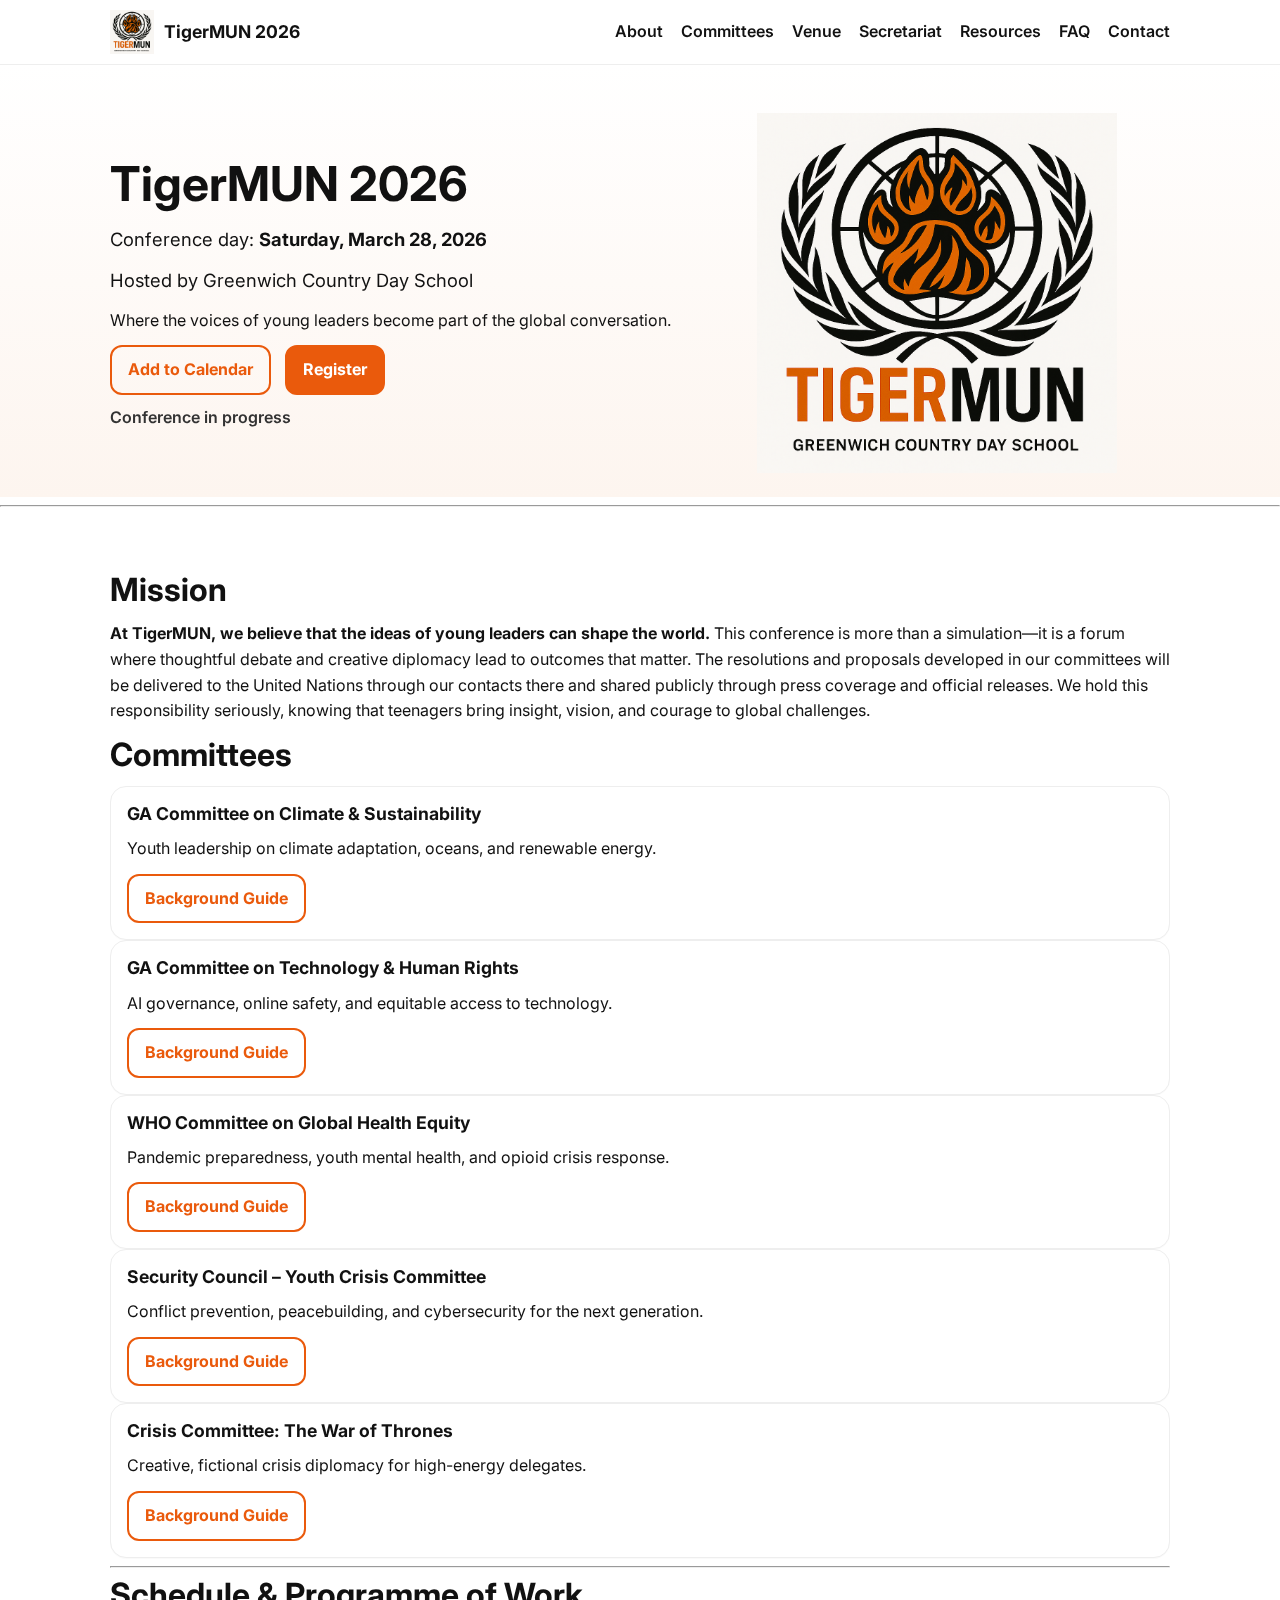
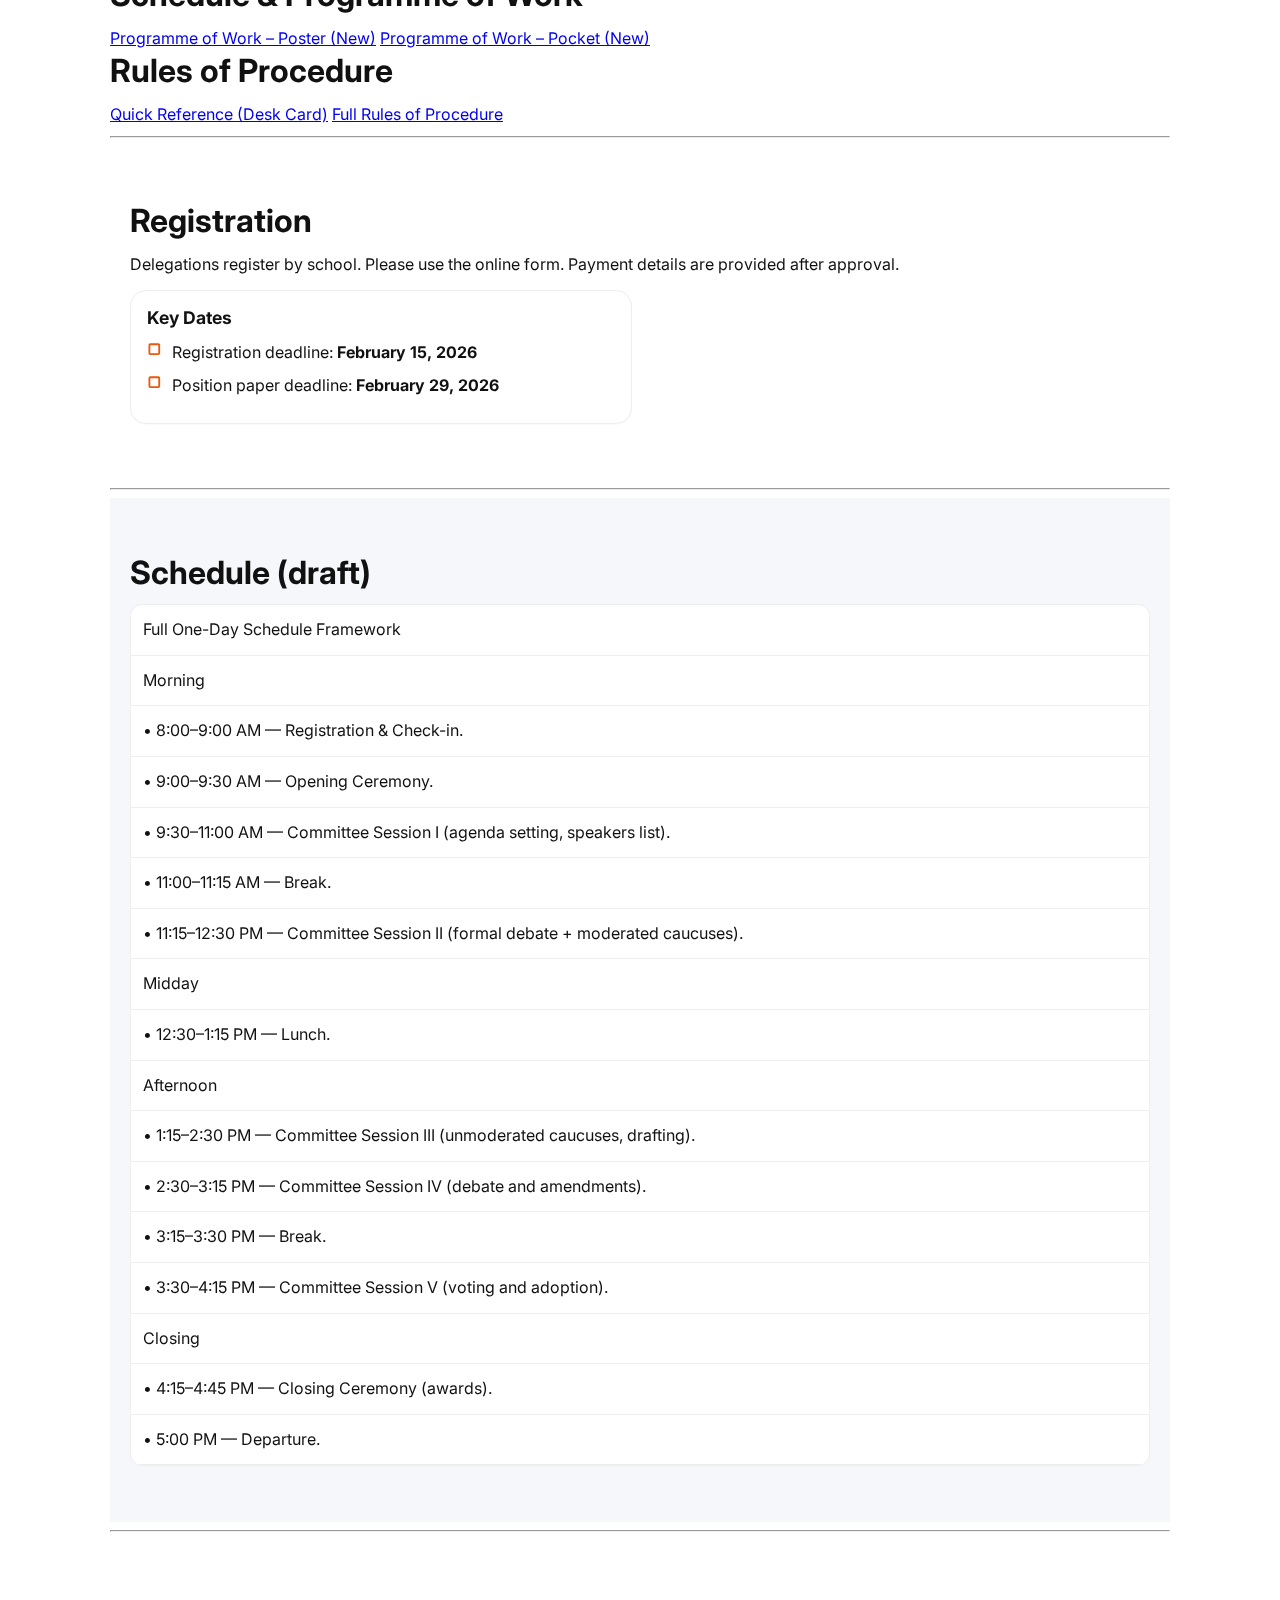
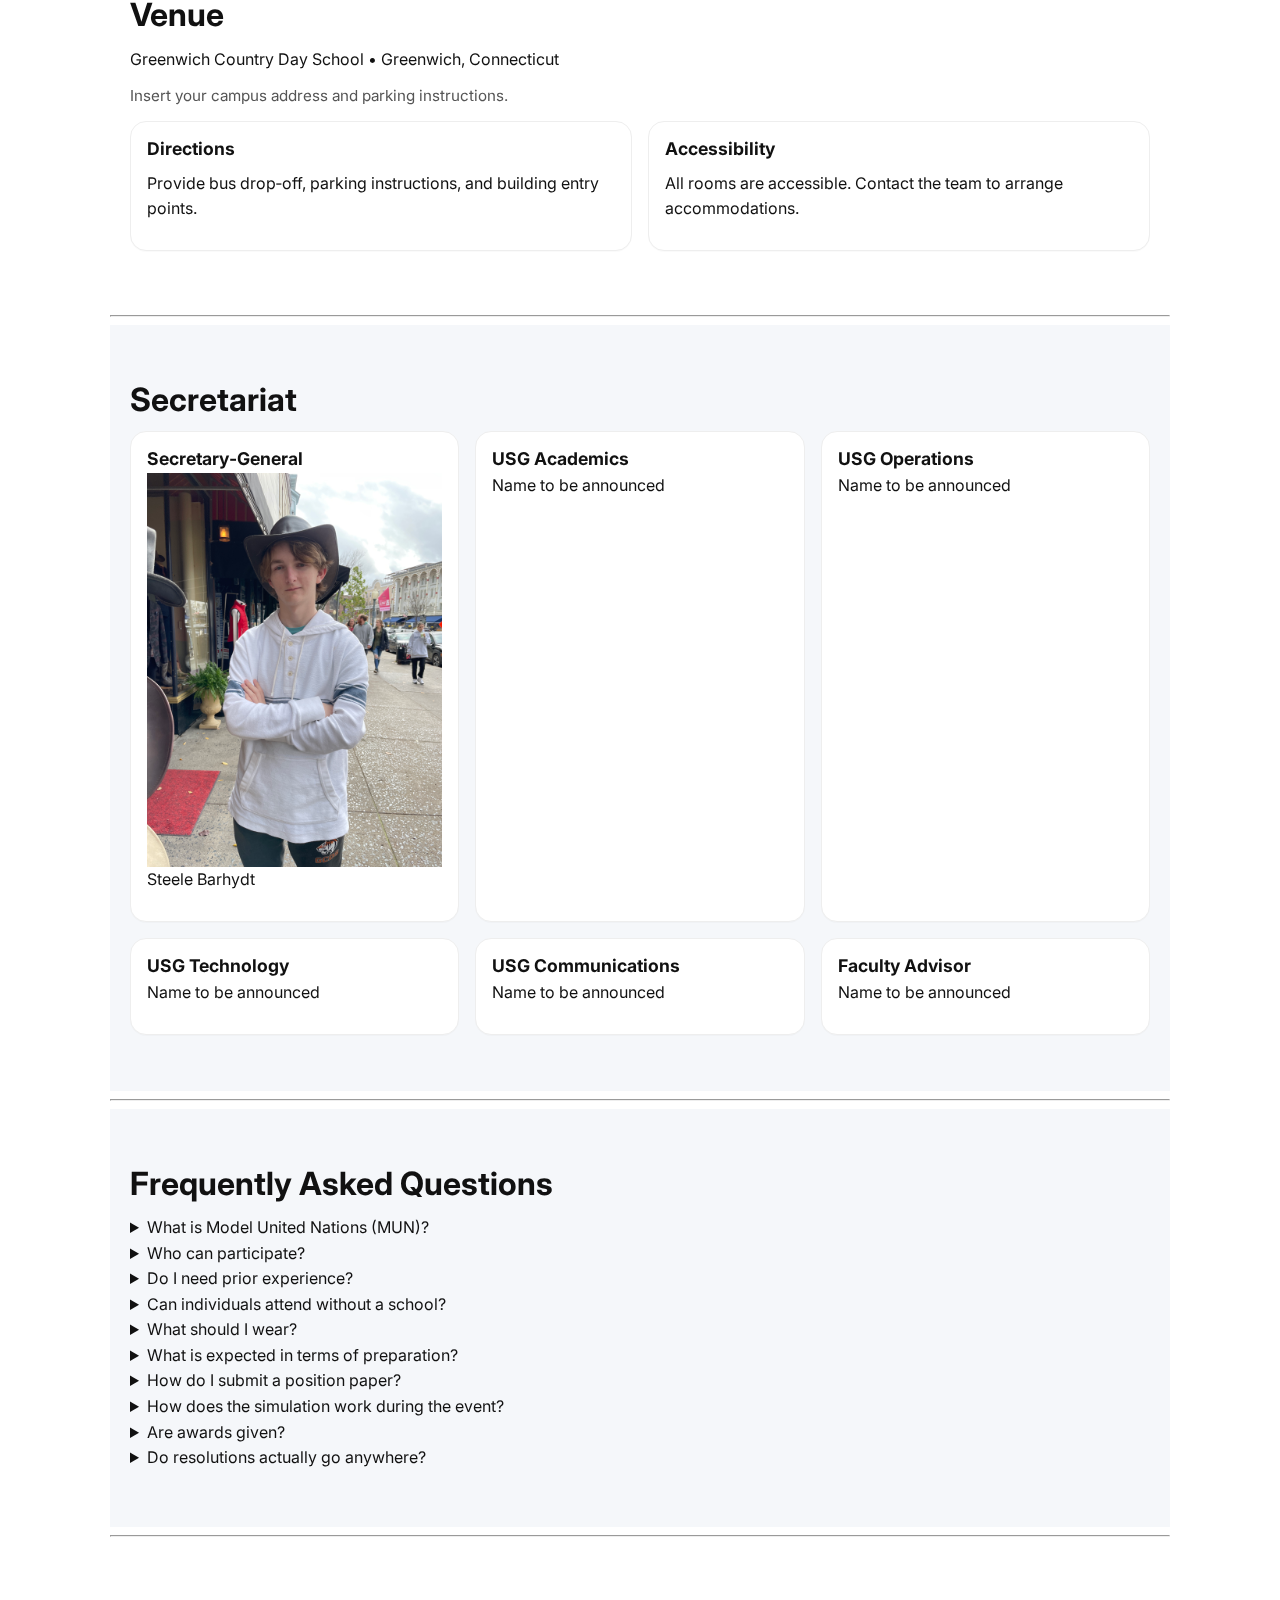
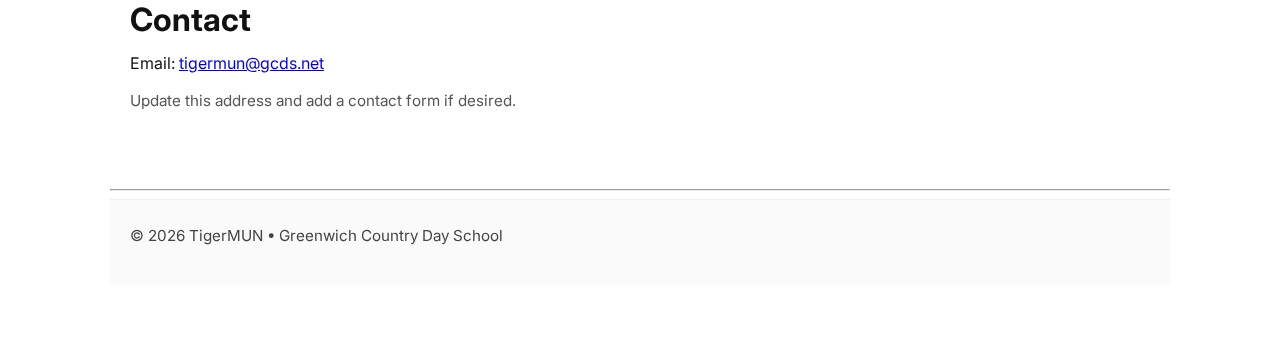
<file: index.html>
<!DOCTYPE html>
<html lang="en">
<head>
  <meta charset="utf-8" />
  <meta name="viewport" content="width=device-width, initial-scale=1" />
  <title>TigerMUN 2026 • Greenwich Country Day School</title>
  <meta name="description" content="Official site for TigerMUN 2026 at Greenwich Country Day School." />
  <meta property="og:title" content="TigerMUN 2026 • Greenwich Country Day School" />
  <meta property="og:description" content="Conference day: Saturday, March 21, 2026." />
  <meta property="og:image" content="assets/logo.png" />
  <link rel="icon" href="assets/logo.png" />
  <link rel="preconnect" href="https://fonts.gstatic.com" crossorigin>
  <link href="https://fonts.googleapis.com/css2?family=Inter:wght@300;400;600;700&display=swap" rel="stylesheet">
  <link rel="stylesheet" href="styles.css" />
</head>
<body>
  <header class="site-header">
    <div class="container header-inner">
      <a class="brand" href="#top">
        <img src="assets/logo.png" alt="TigerMUN Logo" />
        <span class="brand-text">TigerMUN 2026</span>
      </a>
      <nav id="nav" class="nav" aria-label="Primary">
        <button class="nav-toggle" aria-expanded="false" aria-controls="menu">Menu</button>
        <ul id="menu" class="menu">
          <li><a href="#about">About</a></li>
          <li><a href="#committees">Committees</a></li>
          <li><a href="#venue">Venue</a></li>
          <li><a href="#secretariat">Secretariat</a></li>
          <li><a href="#resources">Resources</a></li>
          <li><a href="#faq">FAQ</a></li>
          <li><a href="#contact">Contact</a></li>
        </ul>
      </nav>
    </div>
  </header>

  <main id="top">
    <section class="hero">
      <div class="container hero-inner">
        <div class="hero-text">
          <h1>TigerMUN 2026</h1>
          <p class="lede">Conference day: <strong>Saturday, March 28, 2026</strong></p>
          <p class="lede">Hosted by Greenwich Country Day School</p>
          <p class="tagline">Where the voices of young leaders become part of the global conversation.</p>
          <div class="hero-ctas">
            <a class="btn" href="assets/tigermun_2026.ics" download>Add to Calendar</a>   <a class="btn primary" href="https://docs.google.com/forms/d/e/1FAIpQLSeempqn2jomPgwQ6a18PmKU3ebsmZEdhb2VjhstFmgaEGZtag/viewform?usp=header" target="_blank" rel="noopener">Register</a>
          </div>
          <div id="countdown" class="countdown" aria-live="polite"></div>
        </div>
        <div class="hero-art">
          <img src="assets/logo.png" alt="TigerMUN 2026 Logo" />
        </div>
      </div>
    </section>
<hr>
    
  <section id="mission" class="section">
      <div class="container">
 
  <meta name="description" content="TigerMUN at Greenwich Country Day School. A mission-driven Model UN where student resolutions are shared with the UN and press.">
  
  <link rel="stylesheet" href="styles.css">
</head>
<body>
    
  </header>
  <main>
    <section id="mission">
      <h2>Mission</h2>
      <p><strong>At TigerMUN, we believe that the ideas of young leaders can shape the world.</strong> This conference is more than a simulation—it is a forum where thoughtful debate and creative diplomacy lead to outcomes that matter. The resolutions and proposals developed in our committees will be delivered to the United Nations through our contacts there and shared publicly through press coverage and official releases. We hold this responsibility seriously, knowing that teenagers bring insight, vision, and courage to global challenges.</p>
    </section>
    
    
    <section id="committees">
      <h2>Committees</h2>
      <div class="cards">
        <article class="card">
          <h3>GA Committee on Climate &amp; Sustainability</h3>
          <p>Youth leadership on climate adaptation, oceans, and renewable energy.</p>
          <a class="btn" href="assets/docs/GA_Committee_on_Climate_and_Sustainability_(New)_BackgroundGuide.pdf" target="_blank">Background Guide</a>
        </article>
        <article class="card">
          <h3>GA Committee on Technology &amp; Human Rights</h3>
          <p>AI governance, online safety, and equitable access to technology.</p>
          <a class="btn" href="assets/docs/GA_Committee_on_Technology_and_Human_Rights_(New)_BackgroundGuide.pdf" target="_blank">Background Guide</a>
        </article>
        <article class="card">
          <h3>WHO Committee on Global Health Equity</h3>
          <p>Pandemic preparedness, youth mental health, and opioid crisis response.</p>
          <a class="btn" href="assets/docs/WHO_Committee_on_Global_Health_Equity_(New)_BackgroundGuide.pdf" target="_blank">Background Guide</a>
        </article>
        <article class="card">
          <h3>Security Council – Youth Crisis Committee</h3>
          <p>Conflict prevention, peacebuilding, and cybersecurity for the next generation.</p>
          <a class="btn" href="assets/docs/Security_Council_-_Youth_Crisis_Committee_(New)_BackgroundGuide.pdf" target="_blank">Background Guide</a>
        </article>
        <article class="card">
          <h3>Crisis Committee: The War of Thrones</h3>
          <p>Creative, fictional crisis diplomacy for high-energy delegates.</p>
          <a class="btn" href="assets/docs/Crisis_Committee_The_War_of_Thrones_(New)_BackgroundGuide.pdf" target="_blank">Background Guide</a>
        </article>
      </div>
    </section>
    <hr>
    
   <section id="schedule">
      <h2>Schedule &amp; Programme of Work</h2>
      <div class="docs">
        <a class="doc" href="assets/docs/TigerMUN_2026_Programme_of_Work_Poster.pdf" target="_blank">Programme of Work – Poster (New)</a>
        <a class="doc" href="assets/docs/TigerMUN_2026_Programme_of_Work_Pocket_New.pdf" target="_blank">Programme of Work – Pocket (New)</a>
      </div>
    </section>
    <section id="rules">
      <h2>Rules of Procedure</h2>
      <div class="docs">
        <a class="doc" href="TigerMUN_2026_Rules_of_Procedure_Full.pdf" target="_blank">Quick Reference (Desk Card)</a>
        <a class="doc" href="TigerMUN_2026_Rules_of_Procedure_Full.pdf" target="_blank">Full Rules of Procedure</a>
      </div>
    </section>
    
<hr>
    <section id="registration" class="section">
      <div class="container">
        <h2>Registration</h2>
        <p>Delegations register by school. Please use the online form. Payment details are provided after approval.</p>
        <div class="grid2">
          <div class="card">
            <h3>Key Dates</h3>
            <ul class="checklist">
              <li><span>Registration deadline: <strong>February 15, 2026</strong></span></li>
              <li><span>Position paper deadline: <strong>February 29, 2026</strong></span></li>
            </ul>
          </div>
        </div>
      </div>
    </section>
<hr>
    
    <section id="schedule" class="section alt">
      <div class="container">
        <h2>Schedule (draft)</h2>
        <div class="table-wrap">
          <table class="schedule">

              <tr><td>Full One-Day Schedule Framework</td>
<tr><td>Morning</td>
<tr><td>•	8:00–9:00 AM — Registration & Check-in.</td>
<tr><td>•	9:00–9:30 AM — Opening Ceremony.</td>
<tr><td>•	9:30–11:00 AM — Committee Session I (agenda setting, speakers list).</td>
<tr><td>•	11:00–11:15 AM — Break.</td>
<tr><td>•	11:15–12:30 PM — Committee Session II (formal debate + moderated caucuses).</td>
<tr><td>Midday</td>
<tr><td>•	12:30–1:15 PM — Lunch.</td>
<tr><td>Afternoon</td>
<tr><td>•	1:15–2:30 PM — Committee Session III (unmoderated caucuses, drafting).</td>
<tr><td>•	2:30–3:15 PM — Committee Session IV (debate and amendments).</td>
<tr><td>•	3:15–3:30 PM — Break.</td>
<tr><td>•	3:30–4:15 PM — Committee Session V (voting and adoption).</td>
<tr><td>Closing</td>
<tr><td>•	4:15–4:45 PM — Closing Ceremony (awards).</td>
<tr><td>•	5:00 PM — Departure.</td>


            </tbody>
          </table>
        </div>
      </div>
    </section>
<hr>
    
    <section id="venue" class="section">
      <div class="container">
        <h2>Venue</h2>
        <p>Greenwich Country Day School • Greenwich, Connecticut</p>
        <p class="note">Insert your campus address and parking instructions.</p>
        <div class="grid2">
          <div class="card">
            <h3>Directions</h3>
            <p>Provide bus drop‑off, parking instructions, and building entry points.</p>
          </div>
          <div class="card">
            <h3>Accessibility</h3>
            <p>All rooms are accessible. Contact the team to arrange accommodations.</p>
          </div>
        </div>
      </div>
    </section>
<hr>
    <section id="secretariat" class="section alt">
      <div class="container">
        <h2>Secretariat</h2>
        <div class="grid3 minis">
          <div class="card person">
            <h3>Secretary‑General</h3>
            <img src="assets/headshots/SteeleinSaratogaSpringsEarlyNov2022.jpg" class="image">
            <p>Steele Barhydt</p>
          </div>
          <div class="card person">
            <h3>USG Academics</h3>
            <p>Name to be announced</p>
          </div>
          <div class="card person">
            <h3>USG Operations</h3>
            <p>Name to be announced</p>
          </div>
          <div class="card person">
            <h3>USG Technology</h3>
            <p>Name to be announced</p>
          </div>
          <div class="card person">
            <h3>USG Communications</h3>
            <p>Name to be announced</p>
          </div>
          <div class="card person">
            <h3>Faculty Advisor</h3>
            <p>Name to be announced</p>
          </div>
        </div>
      </div>
    </section>

<hr>
    <section id="faq" class="section alt">
      <div class="container">
        <h2>Frequently Asked Questions</h2>
        <details>
          <summary>What is Model United Nations (MUN)?<strong></strong></summary>
          <p>Model UN is an educational simulation where students take on the roles of delegates representing countries in UN-style committees. Delegates engage in debate, negotiation, and resolution drafting on global issues. It’s an immersive experience that sharpens research, public speaking, diplomacy, teamwork, and critical thinking.</p>
        </details>
      <details>
          <summary>Who can participate?<strong></strong></summary>
          <p>Anyone—beginners, experienced participants, school-based delegations, or independent individuals. TigerMUN is inclusive and designed to empower novices just as much as seasoned delegates.</p>
        </details>
        <details>
          <summary>Do I need prior experience?<strong></strong></summary>
          <p>Not at all. TigerMUN welcomes newcomers and provides guidance throughout. Background materials, flexible mentorship, and support from organizers ensure everyone can engage confidently. Experienced delegates can deepen their knowledge and leadership skills.</p>
        </details>
        <details>
          <summary>Can individuals attend without a school?<strong></strong></summary>
          <p>Yes. Both school teams and independent students are welcome. If you’re attending solo, we’ll help place you in a delegation or merge you with delegates from other schools to ensure full committee participation.</p>
        </details>
        <details>
          <summary>What should I wear?<strong></strong></summary>
          <p>Western business attire is recommended: button-up shirt, tie or blouse, and dress slacks or skirt. Cultural or national dress is also welcome, provided it remains respectful and appropriate for formal assembly.</p>
        </details>
        <details>
          <summary>What is expected in terms of preparation?<strong></strong></summary>
          <p>Students are encouraged to:

Read the background guides for their committee.
Submit a position paper (1 page per topic, by March 14).
Familiarize themselves with basic MUN procedures (available in our Rulebook PDFs).
These steps ensure that both first-time and veteran delegates contribute meaningfully.</p>
        </details>
        <details>
          <summary>How do I submit a position paper?<strong></strong></summary>
          <p>Email your PDF or DOCX (maximum one page per topic, with your name, school, and country) to SBarhydt26@GCDS.net</p>
        </details>
        <details>
          <summary>How does the simulation work during the event?<strong></strong></summary>
          <p>Each committee follows a structured schedule, including:

Roll call and agenda adoption

Formal debate according to speakers' list

Caucusing (both moderated and unmoderated)

Drafting working papers and resolutions

Voting on final resolutions

Sessions emphasize collaboration and real policy proposals—those that matter beyond the conference.</p>
        </details>
        <details>
          <summary>Are awards given?<strong></strong></summary>
          <p>Yes. Recognition includes:

Best Delegate (per committee)

Outstanding Delegate (per committee)

Honorable Mention (per committee)

Best Delegation (overall)

Optional Research/Position Paper Award</p>
        </details>
        <details>
          <summary>Do resolutions actually go anywhere?<strong></strong></summary>
          <p>Absolutely. Resolutions adopted in committee (excluding the fictional “War of Thrones” crisis) will be formally delivered to contacts at the United Nations and distributed to media.</p>
        </details>
       
        
      </div>
    </section>
<hr>
    <section id="contact" class="section">
      <div class="container">
        <h2>Contact</h2>
        <p>Email: <a href="mailto:tigermun@gcds.net">tigermun@gcds.net</a></p>
        <p class="note">Update this address and add a contact form if desired.</p>
      </div>
    </section>
  </main>
<hr>
  <footer class="site-footer">
    <div class="container">
      <p>© 2026 TigerMUN • Greenwich Country Day School</p>
    </div>
  </footer>

  <script src="script.js"></script>
</body>
</html>
</file>
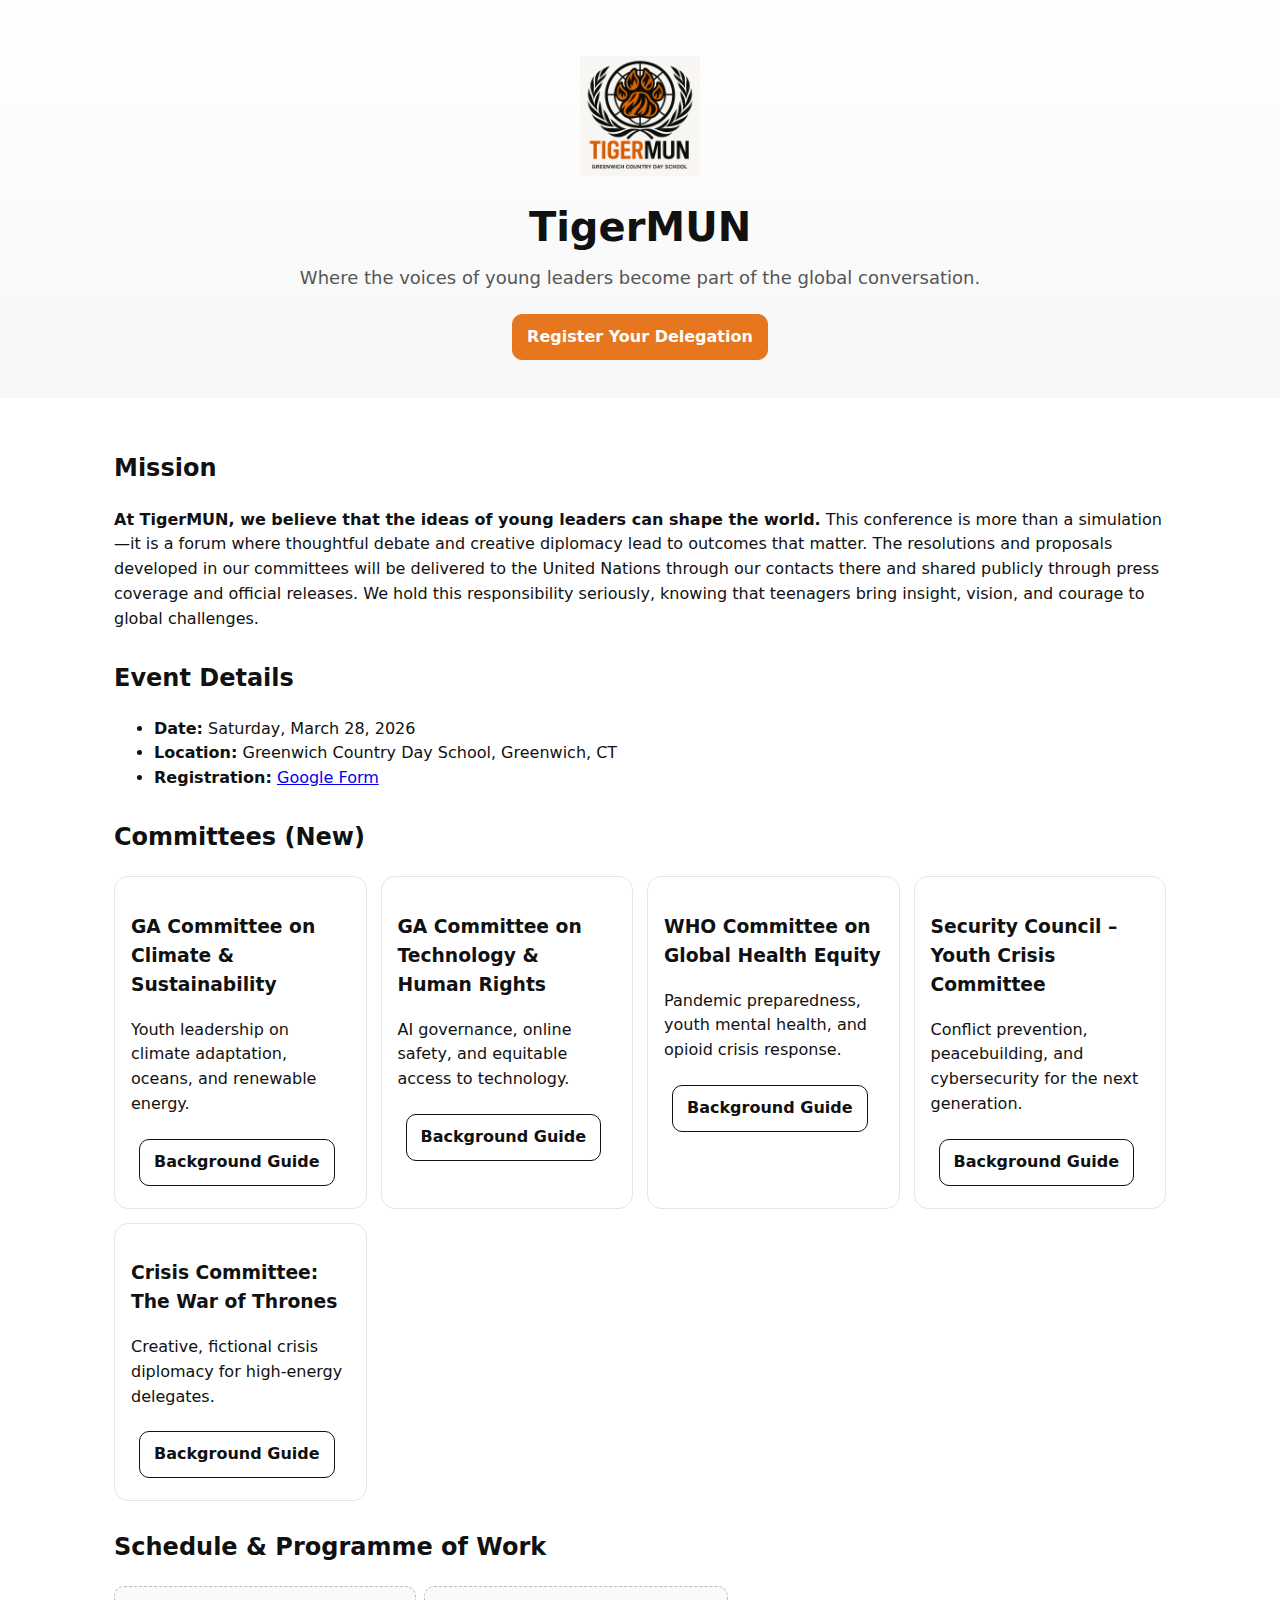
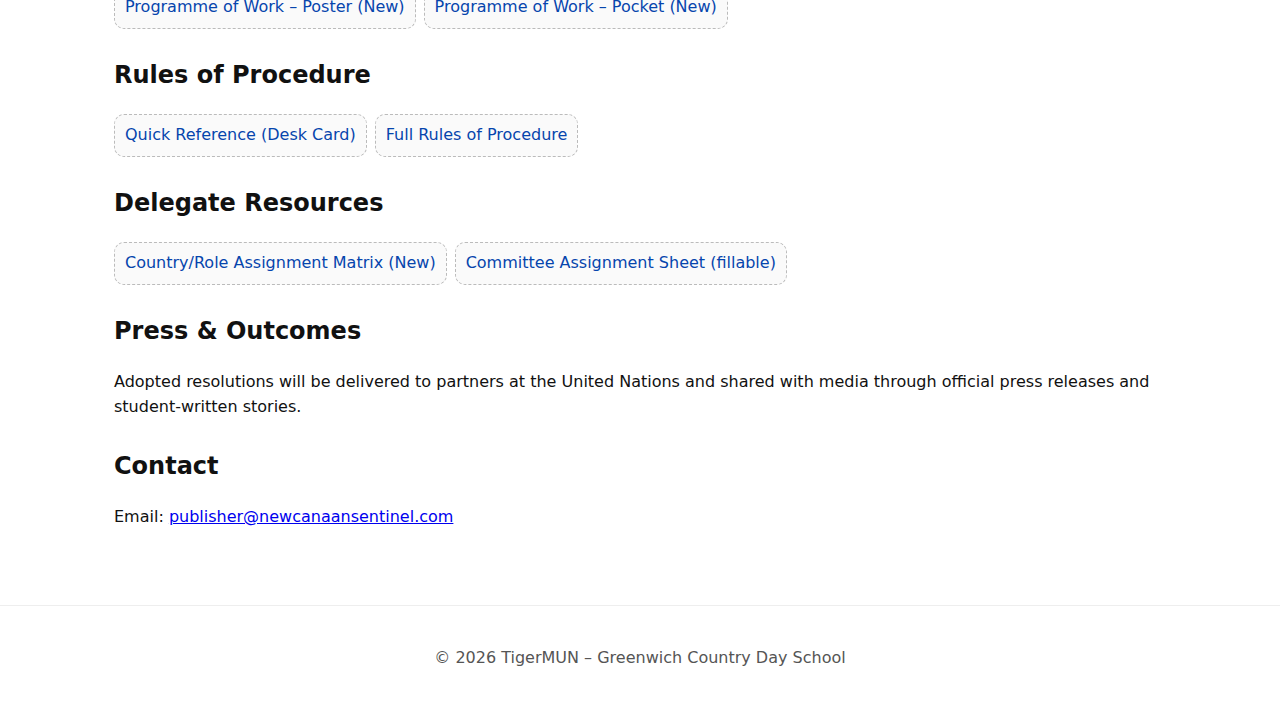
<file: tigermun_site_full/index.html>
<!doctype html>
<html lang="en">
<head>
  <meta charset="utf-8">
  <meta name="viewport" content="width=device-width, initial-scale=1">
  <title>TigerMUN – Greenwich Country Day School</title>
  <meta name="description" content="TigerMUN at Greenwich Country Day School. A mission-driven Model UN where student resolutions are shared with the UN and press.">
  <link rel="icon" href="assets/logo.png">
  <link rel="stylesheet" href="styles.css">
</head>
<body>
  <header class="hero">
    <img src="assets/logo.png" alt="TigerMUN Logo" class="logo">
    <h1>TigerMUN</h1>
    <p class="tagline">Where the voices of young leaders become part of the global conversation.</p>
    <a class="btn primary" href="https://docs.google.com/forms/d/e/1FAIpQLSeempqn2jomPgwQ6a18PmKU3ebsmZEdhb2VjhstFmgaEGZtag/viewform?usp=header" target="_blank" rel="noopener">Register Your Delegation</a>
  </header>
  <main>
    <section id="mission">
      <h2>Mission</h2>
      <p><strong>At TigerMUN, we believe that the ideas of young leaders can shape the world.</strong> This conference is more than a simulation—it is a forum where thoughtful debate and creative diplomacy lead to outcomes that matter. The resolutions and proposals developed in our committees will be delivered to the United Nations through our contacts there and shared publicly through press coverage and official releases. We hold this responsibility seriously, knowing that teenagers bring insight, vision, and courage to global challenges.</p>
    </section>
    <section id="event">
      <h2>Event Details</h2>
      <ul class="details">
        <li><strong>Date:</strong> Saturday, March 28, 2026</li>
        <li><strong>Location:</strong> Greenwich Country Day School, Greenwich, CT</li>
        <li><strong>Registration:</strong> <a href="https://docs.google.com/forms/d/e/1FAIpQLSeempqn2jomPgwQ6a18PmKU3ebsmZEdhb2VjhstFmgaEGZtag/viewform?usp=header" target="_blank" rel="noopener">Google Form</a></li>
      </ul>
    </section>
    <section id="committees">
      <h2>Committees (New)</h2>
      <div class="cards">
        <article class="card">
          <h3>GA Committee on Climate &amp; Sustainability</h3>
          <p>Youth leadership on climate adaptation, oceans, and renewable energy.</p>
          <a class="btn" href="assets/docs/GA_Committee_on_Climate_and_Sustainability_(New)_BackgroundGuide.pdf" target="_blank">Background Guide</a>
        </article>
        <article class="card">
          <h3>GA Committee on Technology &amp; Human Rights</h3>
          <p>AI governance, online safety, and equitable access to technology.</p>
          <a class="btn" href="assets/docs/GA_Committee_on_Technology_and_Human_Rights_(New)_BackgroundGuide.pdf" target="_blank">Background Guide</a>
        </article>
        <article class="card">
          <h3>WHO Committee on Global Health Equity</h3>
          <p>Pandemic preparedness, youth mental health, and opioid crisis response.</p>
          <a class="btn" href="assets/docs/WHO_Committee_on_Global_Health_Equity_(New)_BackgroundGuide.pdf" target="_blank">Background Guide</a>
        </article>
        <article class="card">
          <h3>Security Council – Youth Crisis Committee</h3>
          <p>Conflict prevention, peacebuilding, and cybersecurity for the next generation.</p>
          <a class="btn" href="assets/docs/Security_Council_-_Youth_Crisis_Committee_(New)_BackgroundGuide.pdf" target="_blank">Background Guide</a>
        </article>
        <article class="card">
          <h3>Crisis Committee: The War of Thrones</h3>
          <p>Creative, fictional crisis diplomacy for high-energy delegates.</p>
          <a class="btn" href="assets/docs/Crisis_Committee_The_War_of_Thrones_(New)_BackgroundGuide.pdf" target="_blank">Background Guide</a>
        </article>
      </div>
    </section>
    <section id="schedule">
      <h2>Schedule &amp; Programme of Work</h2>
      <div class="docs">
        <a class="doc" href="assets/docs/TigerMUN_2026_Programme_of_Work_Poster_New.pdf" target="_blank">Programme of Work – Poster (New)</a>
        <a class="doc" href="assets/docs/TigerMUN_2026_Programme_of_Work_Pocket_New.pdf" target="_blank">Programme of Work – Pocket (New)</a>
      </div>
    </section>
    <section id="rules">
      <h2>Rules of Procedure</h2>
      <div class="docs">
        <a class="doc" href="assets/docs/TigerMUN_2026_Rules_QuickRef_DeskCard.pdf" target="_blank">Quick Reference (Desk Card)</a>
        <a class="doc" href="assets/docs/TigerMUN_2026_Rules_of_Procedure_Full.pdf" target="_blank">Full Rules of Procedure</a>
      </div>
    </section>
    <section id="resources">
      <h2>Delegate Resources</h2>
      <div class="docs">
        <a class="doc" href="assets/docs/TigerMUN_2026_Country_Assignments_New.xlsx" target="_blank">Country/Role Assignment Matrix (New)</a>
        <a class="doc" href="assets/docs/TigerMUN_2026_Committee_Assignments_New.xlsx" target="_blank">Committee Assignment Sheet (fillable)</a>
      </div>
    </section>
    <section id="press">
      <h2>Press &amp; Outcomes</h2>
      <p>Adopted resolutions will be delivered to partners at the United Nations and shared with media through official press releases and student-written stories.</p>
    </section>
    <section id="contact">
      <h2>Contact</h2>
      <p>Email: <a href="mailto:publisher@newcanaansentinel.com">publisher@newcanaansentinel.com</a></p>
    </section>
  </main>
  <footer class="footer">
    <p>&copy; 2026 TigerMUN – Greenwich Country Day School</p>
  </footer>
  <script src="script.js"></script>
</body>
</html>
</file>
<file: styles.css>
/* TigerMUN 2026 – Minimal, accessible theme */
:root{
  --bg:#0b0b0c;
  --fg:#0f1115;
  --text:#111318;
  --muted:#606770;
  --brand:#ea5a0c;
  --brand-dark:#c04b0b;
  --surface:#ffffff;
  --surface-2:#f5f7fa;
  --ring: rgba(234,90,12,.35);
}
*{box-sizing:border-box}
html,body{margin:0;padding:0}
body{
  font-family: 'Inter', system-ui, -apple-system, Segoe UI, Roboto, Helvetica, Arial, sans-serif;
  color:#111;
  background:#fff;
  line-height:1.6;
}
img{max-width:100%;height:auto;display:block}

.container{max-width:1100px;margin:0 auto;padding:0 20px}
.section{padding:56px 0}
.section.alt{background:var(--surface-2)}
h1,h2,h3{line-height:1.2;margin:0 0 12px}
h1{font-size:clamp(2rem,4vw,3rem)}
h2{font-size:clamp(1.5rem,3vw,2rem)}
h3{font-size:1.1rem}
p{margin:0 0 12px}
.lede{font-size:1.15rem}
.note{color:#555;font-size:.95rem}

.site-header{
  position:sticky;top:0;z-index:20;
  backdrop-filter:saturate(120%) blur(6px);
  background:rgba(255,255,255,.9);
  border-bottom:1px solid #eee;
}
.header-inner{display:flex;align-items:center;justify-content:space-between;height:64px}
.brand{display:flex;align-items:center;gap:10px;text-decoration:none;color:#111}
.brand img{width:44px;height:44px}
.brand-text{font-weight:700;font-size:1.1rem}

.nav-toggle{display:none}
.menu{list-style:none;display:flex;gap:18px;margin:0;padding:0}
.menu a{color:#111;text-decoration:none;font-weight:600}
.menu a:hover{color:var(--brand)}

@media (max-width:860px){
  .nav-toggle{display:inline-block;border:1px solid #ddd;padding:8px 10px;background:#fff;border-radius:8px}
  .menu{display:none;flex-direction:column;position:absolute;right:20px;top:64px;background:#fff;border:1px solid #eee;border-radius:12px;box-shadow:0 6px 24px rgba(0,0,0,.06);padding:10px 14px}
  .menu.open{display:flex}
}

.hero{padding:48px 0 24px;background:linear-gradient(180deg,#fff, #fdf5ef)}
.hero-inner{display:grid;grid-template-columns:1.1fr .9fr;gap:24px;align-items:center}
.hero-art img{max-width:360px;margin:0 auto}
.hero .btn{margin-right:10px}
.countdown{margin-top:10px;font-weight:600;color:#333}
@media (max-width:860px){.hero-inner{grid-template-columns:1fr} .hero-art{order:-1}}

.btn{display:inline-block;border:2px solid var(--brand);padding:10px 16px;border-radius:12px;text-decoration:none;font-weight:700;color:var(--brand);transition:.2s ease}
.btn:hover{transform:translateY(-1px);box-shadow:0 4px 14px rgba(234,90,12,.15)}
.btn.primary{background:var(--brand);color:#fff}
.btn.primary:hover{background:var(--brand-dark)}

.at-a-glance{display:grid;grid-template-columns:repeat(3,1fr);gap:16px;margin-top:10px}
.grid2{display:grid;grid-template-columns:repeat(2,1fr);gap:16px}
.grid3{display:grid;grid-template-columns:repeat(3,1fr);gap:16px}
.grid3.minis .person h3{margin-bottom:4px}
.card{background:#fff;border:1px solid #eee;border-radius:16px;padding:16px;box-shadow:0 1px 0 rgba(0,0,0,.02)}
.table-wrap{overflow:auto;border:1px solid #eee;border-radius:12px;background:#fff}
table{width:100%;border-collapse:collapse}
th,td{padding:12px;border-bottom:1px solid #eee;text-align:left}
thead th{background:#fafafa}

.committee{border-left:4px solid var(--brand)}
.inline{font-weight:700;text-decoration:none;color:var(--brand)}

.checklist{list-style:none;margin:0;padding:0}
.checklist li{display:flex;align-items:flex-start;gap:10px;margin:8px 0}
.checklist li::before{content:"▢";font-weight:700;line-height:1.2;color:var(--brand)}

.resource-list{list-style:none;padding:0;margin:0}
.resource-list li{margin:8px 0}

.site-footer{padding:24px 0;border-top:1px solid #eee;background:#fafafa;font-size:.95rem;color:#444}

@media (max-width:860px){
  .grid3,.grid2,.at-a-glance{grid-template-columns:1fr}
}
</file>
<file: tigermun_site_full/styles.css>
:root{--bg:#fff;--text:#111;--muted:#555;--accent:#e7771e;--dark:#111}
*{box-sizing:border-box}body{margin:0;font-family:system-ui,-apple-system,Segoe UI,Roboto,Helvetica,Arial,sans-serif;color:var(--text);background:var(--bg);line-height:1.55}
.hero{padding:56px 20px 32px;text-align:center;background:linear-gradient(180deg,#fff,#f7f7f7)}
.logo{width:120px;height:auto}
h1{font-size:40px;margin:12px 0 6px} .tagline{font-size:18px;color:var(--muted);margin:0 0 16px}
.btn{display:inline-block;margin:6px 8px;padding:10px 14px;border:1px solid var(--dark);border-radius:10px;text-decoration:none;color:var(--dark);font-weight:600}
.btn.primary{background:var(--accent);border-color:var(--accent);color:#fff}
main{max-width:1100px;margin:0 auto;padding:24px} section{margin:28px 0}
.cards{display:grid;grid-template-columns:repeat(auto-fit,minmax(240px,1fr));gap:14px}
.card{border:1px solid #e5e5e5;border-radius:14px;padding:16px;background:#fff}
.docs{display:flex;flex-wrap:wrap;gap:8px}
.doc{border:1px dashed #bbb;border-radius:10px;padding:8px 10px;text-decoration:none;color:#0645AD;background:#fafafa}
.doc:hover{background:#f0f0f0}
.footer{padding:24px;text-align:center;color:var(--muted);border-top:1px solid #eee;margin-top:24px}
@media (prefers-color-scheme:dark){:root{--bg:#0b0b0b;--text:#f4f4f4;--muted:#b9b9b9;--dark:#f4f4f4}.card{border-color:#222;background:#141414}.doc{border-color:#333;background:#101010}.hero{background:linear-gradient(180deg,#0b0b0b,#141414)}}
</file>
